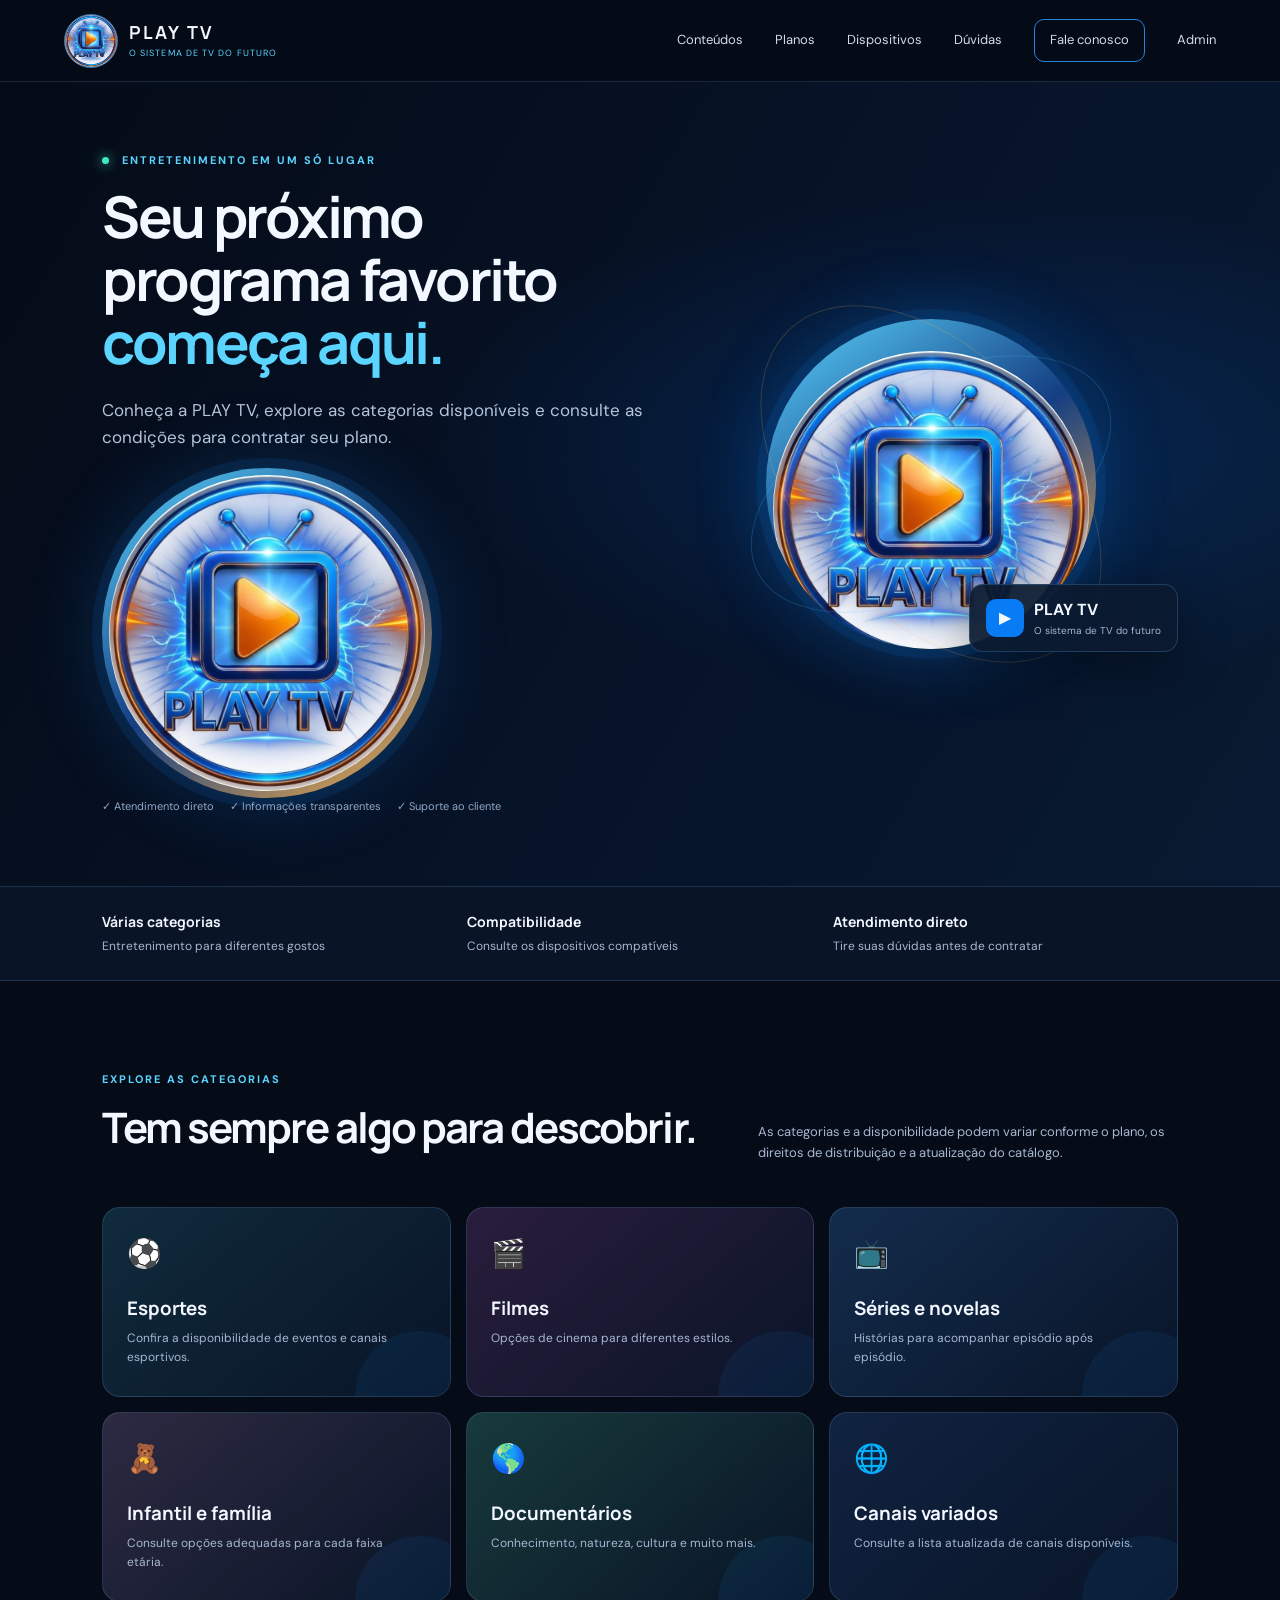
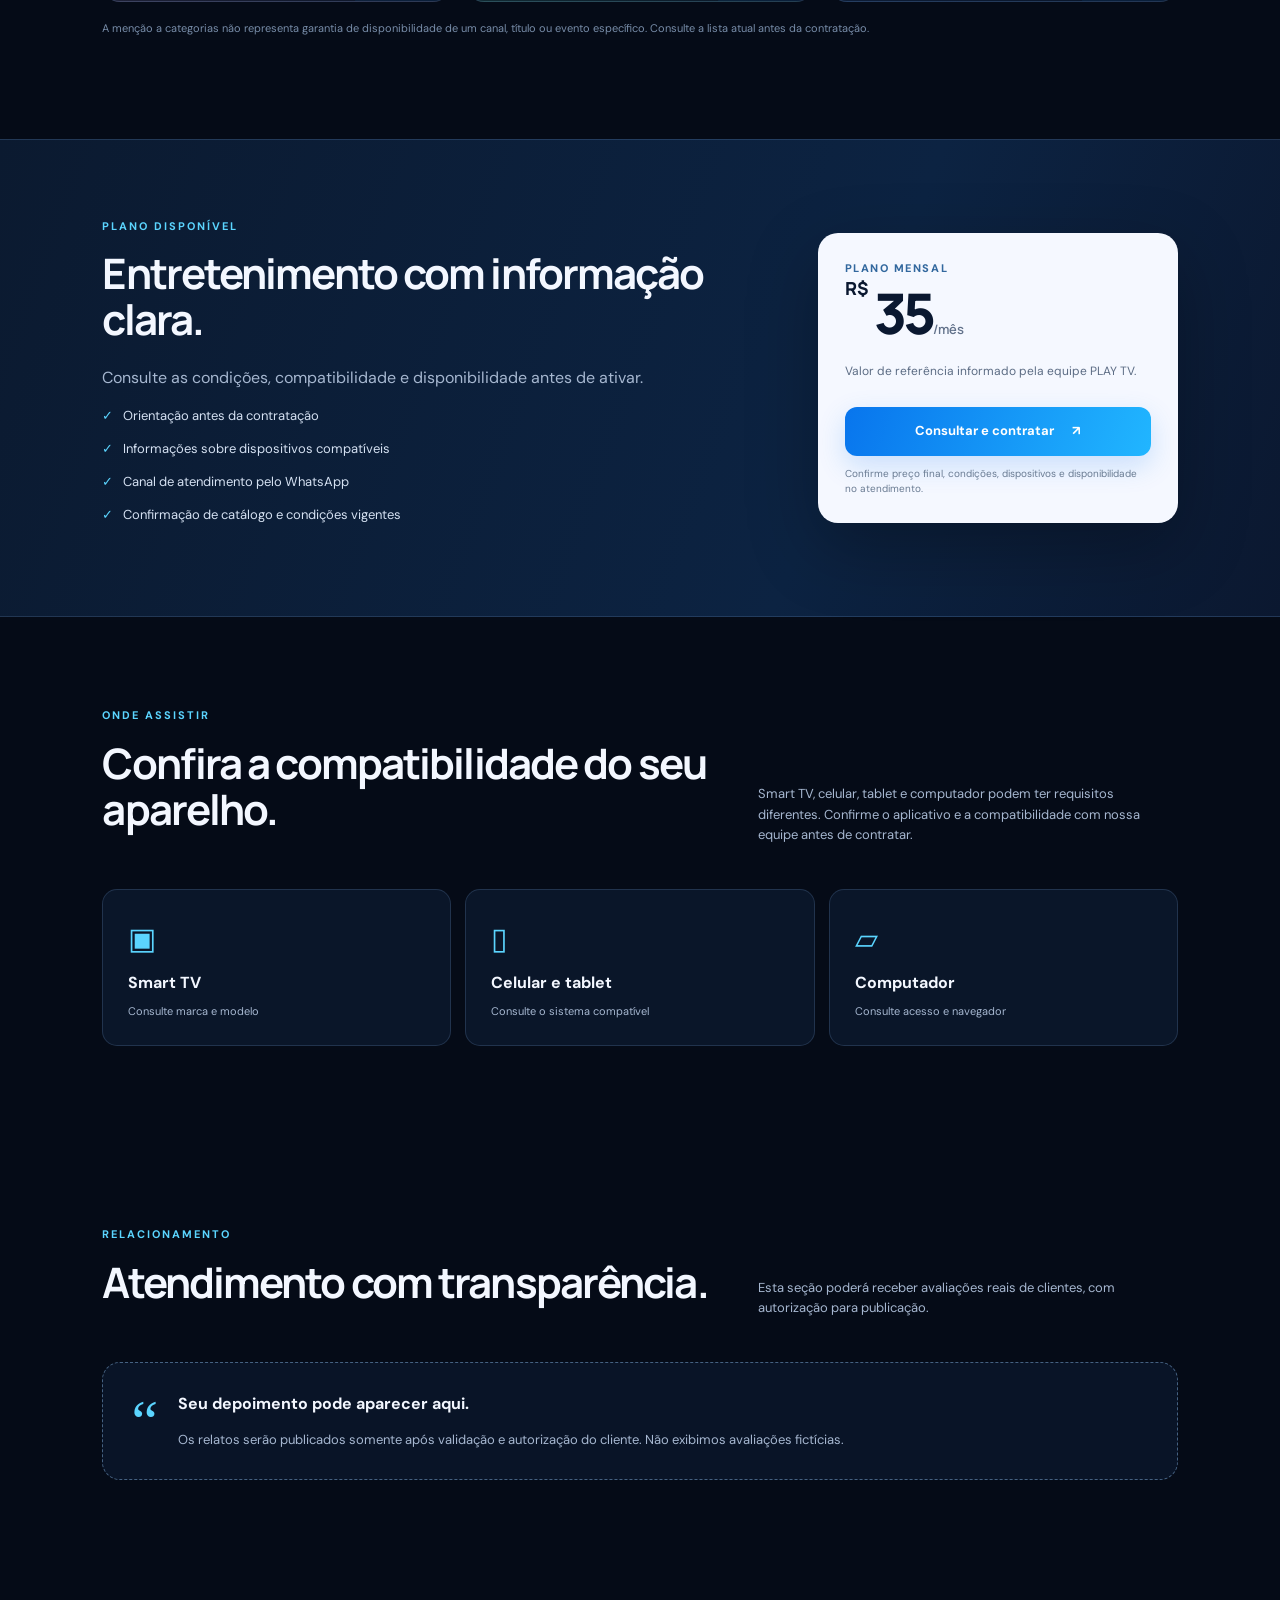
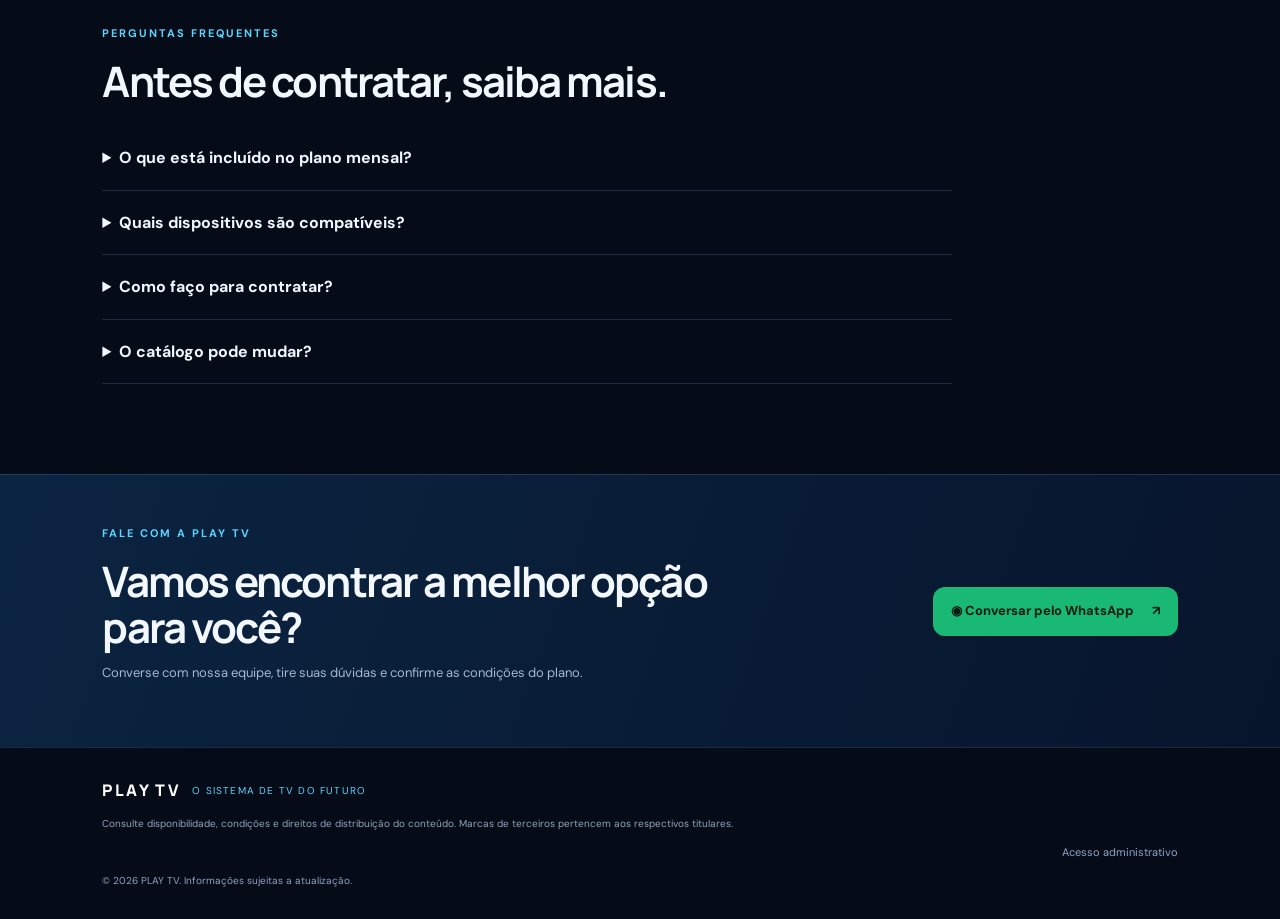
<file: index.html>
<!doctype html>
<html lang="pt-BR">
<head>
<meta charset="utf-8"><meta name="viewport" content="width=device-width,initial-scale=1">
<meta name="theme-color" content="#07152e">
<meta name="description" content="Conheça a PLAY TV, opções de entretenimento, planos e atendimento.">
<title>PLAY TV | O sistema de TV do futuro</title>
<link rel="icon" href="play-tv-logo-original.jpg">
<link rel="stylesheet" href="styles.css">
</head>
<body>
<header class="topbar">
<a class="brand" href="#inicio" aria-label="PLAY TV início"><img src="play-tv-logo-original.jpg" alt="Logomarca original PLAY TV"><span><b>PLAY TV</b><small>O SISTEMA DE TV DO FUTURO</small></span></a>
  <button class="menu-toggle" id="menuToggle" aria-label="Abrir menu">☰</button>
  <nav id="nav"><a href="#conteudos">Conteúdos</a><a href="#planos">Planos</a><a href="#dispositivos">Dispositivos</a><a href="#duvidas">Dúvidas</a><a class="nav-cta" href="#contato">Fale conosco</a><a href="admin.html">Admin</a></nav>
</header>
<main>
<section class="hero" id="inicio">
  <div class="hero-copy">
    <p class="eyebrow"><span class="live-dot"></span> ENTRETENIMENTO EM UM SÓ LUGAR</p>
    <h1>Seu próximo programa favorito <em>começa aqui.</em></h1>
    <p class="lead">Conheça a PLAY TV, explore as categorias disponíveis e consulte as condições para contratar seu plano.</p>
    <div class="logo-frame"><img src="play-tv-logo-original.jpg" alt="Logomarca PLAY TV"></div>
    <div class="trust-row"><span>✓ Atendimento direto</span><span>✓ Informações transparentes</span><span>✓ Suporte ao cliente</span></div>
  </div>
  <div class="hero-art"><div class="orbit orbit-a"></div><div class="orbit orbit-b"></div><div class="logo-frame"><.<img src="play-tv-logo-original.jpg" alt="Logomarca PLAY TV">"></div><div class="float-card"><span class="float-icon">▶</span><span><b>PLAY TV</b><small>O sistema de TV do futuro</small></span></div></div>
</section>
<section class="metrics" aria-label="Destaques"><div><b>Várias categorias</b><span>Entretenimento para diferentes gostos</span></div><div><b>Compatibilidade</b><span>Consulte os dispositivos compatíveis</span></div><div><b>Atendimento direto</b><span>Tire suas dúvidas antes de contratar</span></div></section>
<section class="section" id="conteudos">
  <div class="section-heading"><div><p class="eyebrow">EXPLORE AS CATEGORIAS</p><h2>Tem sempre algo para descobrir.</h2></div><p>As categorias e a disponibilidade podem variar conforme o plano, os direitos de distribuição e a atualização do catálogo.</p></div>
  <div class="category-grid">
    <article class="category cat-sports"><span>⚽</span><h3>Esportes</h3><p>Confira a disponibilidade de eventos e canais esportivos.</p></article>
    <article class="category cat-movies"><span>🎬</span><h3>Filmes</h3><p>Opções de cinema para diferentes estilos.</p></article>
    <article class="category cat-series"><span>📺</span><h3>Séries e novelas</h3><p>Histórias para acompanhar episódio após episódio.</p></article>
    <article class="category cat-family"><span>🧸</span><h3>Infantil e família</h3><p>Consulte opções adequadas para cada faixa etária.</p></article>
    <article class="category cat-docs"><span>🌎</span><h3>Documentários</h3><p>Conhecimento, natureza, cultura e muito mais.</p></article>
    <article class="category cat-world"><span>🌐</span><h3>Canais variados</h3><p>Consulte a lista atualizada de canais disponíveis.</p></article>
  </div>
  <p class="fineprint">A menção a categorias não representa garantia de disponibilidade de um canal, título ou evento específico. Consulte a lista atual antes da contratação.</p>
</section>
<section class="plan-section" id="planos"><div class="plan-wrap"><div><p class="eyebrow">PLANO DISPONÍVEL</p><h2>Entretenimento com informação clara.</h2><p class="muted">Consulte as condições, compatibilidade e disponibilidade antes de ativar.</p><ul class="check-list"><li>Orientação antes da contratação</li><li>Informações sobre dispositivos compatíveis</li><li>Canal de atendimento pelo WhatsApp</li><li>Confirmação de catálogo e condições vigentes</li></ul></div><article class="price-card"><div class="plan-label">PLANO MENSAL</div><div class="price"><span>R$</span>35<small>/mês</small></div><p>Valor de referência informado pela equipe PLAY TV.</p><a class="button primary full" href="#contato">Consultar e contratar <span>↗</span></a><small class="price-note">Confirme preço final, condições, dispositivos e disponibilidade no atendimento.</small></article></div></section>
<section class="section devices" id="dispositivos"><div class="section-heading"><div><p class="eyebrow">ONDE ASSISTIR</p><h2>Confira a compatibilidade do seu aparelho.</h2></div><p>Smart TV, celular, tablet e computador podem ter requisitos diferentes. Confirme o aplicativo e a compatibilidade com nossa equipe antes de contratar.</p></div><div class="device-grid"><div><span>▣</span><b>Smart TV</b><small>Consulte marca e modelo</small></div><div><span>▯</span><b>Celular e tablet</b><small>Consulte o sistema compatível</small></div><div><span>▱</span><b>Computador</b><small>Consulte acesso e navegador</small></div></div></section>
<section class="section reviews"><div class="section-heading"><div><p class="eyebrow">RELACIONAMENTO</p><h2>Atendimento com transparência.</h2></div><p>Esta seção poderá receber avaliações reais de clientes, com autorização para publicação.</p></div><div class="review-placeholder"><span>“</span><div><b>Seu depoimento pode aparecer aqui.</b><p>Os relatos serão publicados somente após validação e autorização do cliente. Não exibimos avaliações fictícias.</p></div></div></section>
<section class="faq-section section" id="duvidas"><p class="eyebrow">PERGUNTAS FREQUENTES</p><h2>Antes de contratar, saiba mais.</h2><div class="faq-list">
<details><summary>O que está incluído no plano mensal?</summary><p>O conteúdo disponível depende do catálogo e das condições vigentes. Peça a lista atualizada antes de contratar.</p></details>
<details><summary>Quais dispositivos são compatíveis?</summary><p>A compatibilidade depende do aplicativo, do aparelho e do sistema operacional. Informe o modelo do seu dispositivo no atendimento.</p></details>
<details><summary>Como faço para contratar?</summary><p>Entre em contato pelo botão de WhatsApp, confirme preço, catálogo, requisitos e condições de uso.</p></details>
<details><summary>O catálogo pode mudar?</summary><p>Sim. Disponibilidade de canais e títulos pode mudar. Por isso, a lista atualizada deve ser confirmada antes da contratação.</p></details>
</div></section>
<section class="contact-section" id="contato"><div><p class="eyebrow">FALE COM A PLAY TV</p><h2>Vamos encontrar a melhor opção para você?</h2><p>Converse com nossa equipe, tire suas dúvidas e confirme as condições do plano.</p></div><a class="button whatsapp" id="whatsappLink" href="https://wa.me/5531993177883" target="_blank" rel="noopener">◉ Conversar pelo WhatsApp <span>↗</span></a></section>
</main>
<footer><a class="footer-brand" href="#inicio">PLAY TV</a><span>O SISTEMA DE TV DO FUTURO</span><small>Consulte disponibilidade, condições e direitos de distribuição do conteúdo. Marcas de terceiros pertencem aos respectivos titulares.</small><a href="admin.html" class="admin-link">Acesso administrativo</a><small>© <span id="year"></span> PLAY TV. Informações sujeitas a atualização.</small></footer>
<script src="app.js"></script>
</body></html>
</file>
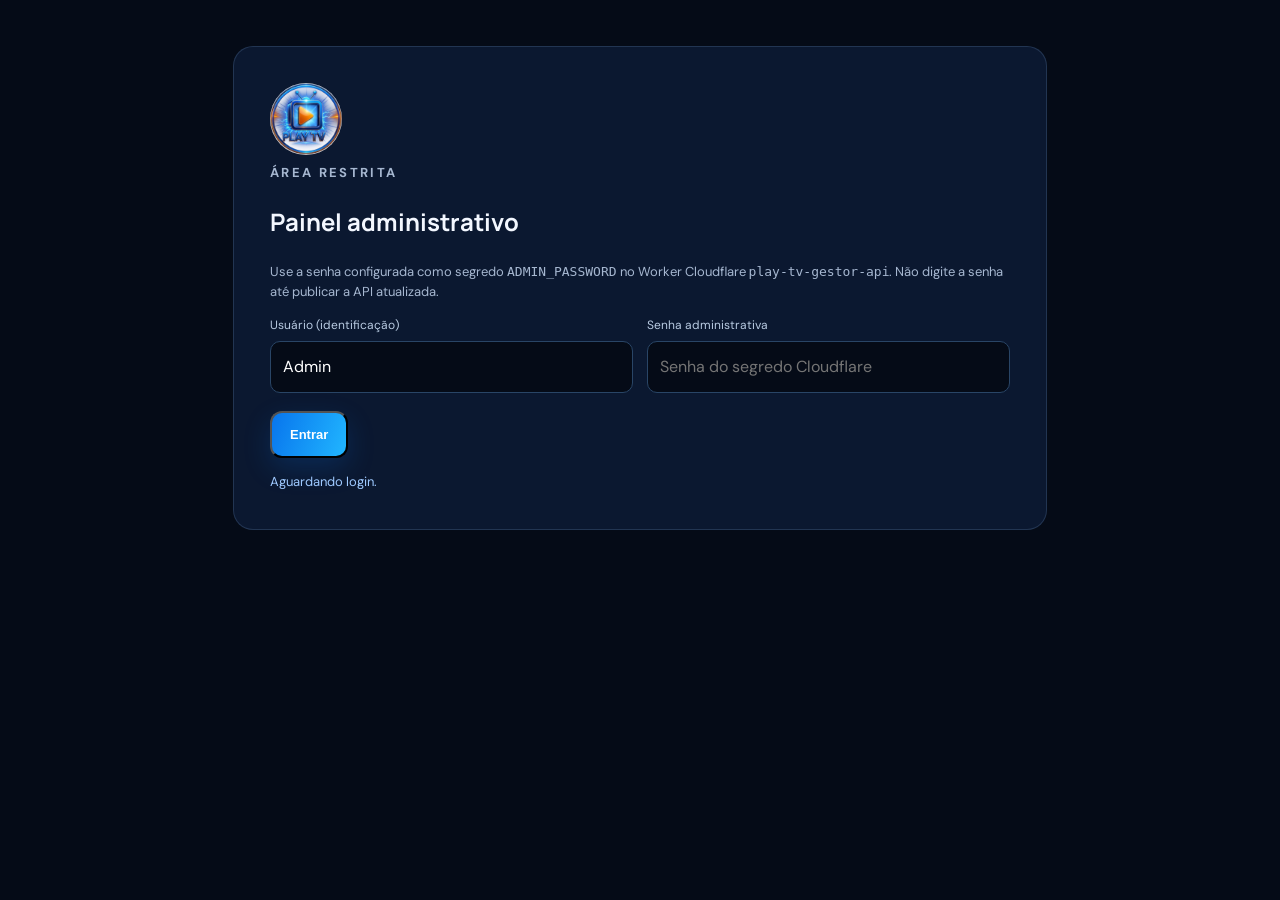
<file: admin.html>
<!doctype html>

<html lang="pt-BR">  
<head>  
<meta charset="utf-8"><meta name="viewport" content="width=device-width,initial-scale=1">  
<meta name="theme-color" content="#07152e"><title>Administração | PLAY TV</title>  
<link rel="stylesheet" href="styles.css">  
<style>  
.admin-shell{max-width:850px;margin:28px auto;padding:18px}.admin-card{background:#0b1830;border:1px solid var(--line);border-radius:20px;padding:clamp(20px,4vw,36px);margin-bottom:18px}.admin-card h1,.admin-card h2{font-family:Manrope,sans-serif}.admin-card p,.hint{color:var(--muted);font-size:13px}.admin-logo{width:72px;height:72px;object-fit:cover;border-radius:50%}.field-grid{display:grid;grid-template-columns:1fr 1fr;gap:14px}.field{display:grid;gap:6px}.field.fullrow{grid-column:1/-1}.field label{font-size:12px;color:#b9cbe2}.field input,.field textarea{width:100%;padding:12px;background:#050b17;border:1px solid #294566;border-radius:10px;color:white;font:inherit}.field textarea{min-height:85px;resize:vertical}.actions{display:flex;gap:10px;flex-wrap:wrap;margin-top:18px}.status{font-size:13px;margin-top:14px;color:#9ec9ff;overflow-wrap:anywhere}.hidden{display:none!important}.back{display:inline-block;margin-top:14px;color:var(--cyan)}@media(max-width:600px){.field-grid{grid-template-columns:1fr}.field.fullrow{grid-column:auto}}  
</style></head>  
<body>  
<main class="admin-shell">  
<section class="admin-card">  
<img class="admin-logo" src="play-tv-logo-original.jpg" alt="PLAY TV">  
<p class="eyebrow">ÁREA RESTRITA</p><h1>Painel administrativo</h1>  
<p>Use a senha configurada como segredo <code>ADMIN_PASSWORD</code> no Worker Cloudflare <code>play-tv-gestor-api</code>. Não digite a senha até publicar a API atualizada.</p>  
<div class="field-grid">  
<div class="field"><label for="username">Usuário (identificação)</label><input id="username" value="Admin" autocomplete="username"></div>  
<div class="field"><label for="password">Senha administrativa</label><input id="password" type="password" autocomplete="current-password" placeholder="Senha do segredo Cloudflare"></div>  
</div>  
<div class="actions"><button class="button primary" id="login" type="button">Entrar</button><button class="button secondary hidden" id="logout" type="button">Sair</button></div>  
<div id="status" class="status" role="status">Aguardando login.</div>  
</section>  
<section id="editor" class="admin-card hidden">  
<p class="eyebrow">CONTEÚDO DO PORTAL</p><h2>Editar informações principais</h2>  
<p>Altere os campos e salve. As mudanças suportadas aparecerão no site público após atualizar a página.</p>  
<div class="field-grid">  
<div class="field fullrow"><label for="hero_title">Título principal</label><input id="hero_title" data-key="hero_title"></div>  
<div class="field fullrow"><label for="hero_intro">Descrição principal</label><textarea id="hero_intro" data-key="hero_intro"></textarea></div>  
<div class="field"><label for="plan_price">Preço mensal (número)</label><input id="plan_price" data-key="plan_price" inputmode="decimal"></div>  
<div class="field"><label for="whatsapp">WhatsApp com DDI (só números)</label><input id="whatsapp" data-key="whatsapp" inputmode="numeric"></div>  
<div class="field"><label for="plan_label">Nome do plano</label><input id="plan_label" data-key="plan_label"></div>  
<div class="field"><label for="contact_title">Título da área de contato</label><input id="contact_title" data-key="contact_title"></div>  
<div class="field fullrow"><label for="contact_text">Texto da área de contato</label><textarea id="contact_text" data-key="contact_text"></textarea></div>  
</div>  
<div class="actions"><button class="button primary" id="save" type="button">Salvar alterações</button><button class="button secondary" id="reload" type="button">Recarregar dados</button></div>  
<a class="back" href="index.html">← Voltar ao portal público</a>  
</section></main>  
<script>  
const API="https://play-tv-gestor-api.tvplaybrasil01.workers.dev";  
const $=id=>document.getElementById(id);let token="";  
function status(message,bad=false){$("status").textContent=message;$("status").style.color=bad?"#ff9d9d":"#9ec9ff";}  
async function api(path,options={}){const response=await fetch(API+path,{...options,headers:{"Content-Type":"application/json",...(token?{"Authorization":"Bearer "+token}:{}),...(options.headers||{})}});const body=await response.json().catch(()=>({erro:"Resposta inválida da API."}));if(!response.ok)throw new Error(body.erro||"Falha na solicitação ("+response.status+").");return body;}  
async function loadConfig(){const data=await api("/site-config");const defaults={hero_title:"Seu próximo programa favorito começa aqui.",hero_intro:"Conheça a PLAY TV, explore as categorias disponíveis e consulte as condições para contratar seu plano.",plan_price:"35",whatsapp:"5531993177883",plan_label:"PLANO MENSAL",contact_title:"Vamos encontrar a melhor opção para você?",contact_text:"Converse com nossa equipe, tire suas dúvidas e confirme as condições do plano."};const c={...defaults,...(data.configuracoes||{})};document.querySelectorAll("[data-key]").forEach(el=>el.value=c[el.dataset.key]??"");}  
$("login").addEventListener("click",async()=>{const password=$("password").value;if(!password){status("Digite a senha administrativa.",true);return;}token=password;$("login").disabled=true;status("Verificando acesso…");try{await loadConfig();$("editor").classList.remove("hidden");$("logout").classList.remove("hidden");$("password").value="";status("Acesso validado. Você pode editar os campos.");}catch(e){token="";status(e.message,true);}finally{$("login").disabled=false;}});  
$("save").addEventListener("click",async()=>{const data={};document.querySelectorAll("[data-key]").forEach(el=>data[el.dataset.key]=el.value.trim());if(!/^\d{8,15}$/.test(data.whatsapp)){status("WhatsApp inválido: use números com código do país.",true);return;}if(!/^\d+([.,]\d{1,2})?$/.test(data.plan_price)){status("Informe um preço válido, como 35 ou 35,90.",true);return;}data.plan_price=data.plan_price.replace(",",".");$("save").disabled=true;try{const result=await api("/site-config",{method:"PUT",body:JSON.stringify(data)});status(result.mensagem+" Atualize o portal para conferir.");}catch(e){status(e.message,true);}finally{$("save").disabled=false;}});  
$("reload").addEventListener("click",async()=>{try{await loadConfig();status("Dados recarregados.");}catch(e){status(e.message,true);}});  
$("logout").addEventListener("click",()=>{token="";$("editor").classList.add("hidden");$("logout").classList.add("hidden");$("password").value="";status("Você saiu do painel.");});  
</script></body></html>
</file>
<file: styles.css>
@import url('https://fonts.googleapis.com/css2?family=DM+Sans:wght@400;500;600;700&family=Manrope:wght@400;500;600;700;800&display=swap');
:root{--bg:#050b17;--panel:#0b1830;--panel2:#102341;--blue:#1688ff;--cyan:#5bd5ff;--gold:#ffb44a;--text:#f3f7ff;--muted:#a6b7d0;--line:rgba(140,180,235,.18);--radius:22px}*{box-sizing:border-box}html{scroll-behavior:smooth;scroll-padding-top:90px}body{margin:0;background:var(--bg);color:var(--text);font-family:'DM Sans',sans-serif;line-height:1.6}a{color:inherit;text-decoration:none}.topbar{height:82px;padding:10px clamp(18px,5vw,76px);display:flex;align-items:center;justify-content:space-between;gap:20px;position:sticky;top:0;z-index:10;background:rgba(5,11,23,.91);backdrop-filter:blur(18px);border-bottom:1px solid var(--line)}.brand{display:flex;align-items:center;gap:11px}.brand img{width:54px;height:54px;object-fit:cover;border-radius:50%;border:1px solid #347cc4}.brand span{display:grid;line-height:1.2}.brand b{font-family:Manrope,sans-serif;letter-spacing:.12em;font-size:18px}.brand small{color:var(--cyan);font-size:9px;letter-spacing:.12em;margin-top:5px}nav{display:flex;align-items:center;gap:clamp(12px,2.5vw,34px);font-size:13px;color:#d0dced}nav a:hover{color:var(--cyan)}.nav-cta{padding:10px 15px;border:1px solid #2b82dc;border-radius:10px}.menu-toggle{display:none;background:none;border:0;color:white;font-size:26px}.hero{min-height:600px;padding:70px clamp(20px,8vw,120px);display:grid;grid-template-columns:1.05fr .95fr;align-items:center;gap:35px;background:radial-gradient(ellipse at 76% 45%,rgba(0,117,255,.18),transparent 40%),linear-gradient(120deg,#050b17,#07152c 70%,#081a31)}.eyebrow{font-size:11px;font-weight:700;letter-spacing:.18em;color:var(--cyan);margin:0 0 15px}.live-dot{display:inline-block;width:7px;height:7px;border-radius:50%;background:#41e7c1;margin-right:8px;box-shadow:0 0 12px #41e7c1}.hero h1,.section h2,.plan-wrap h2,.contact-section h2{font-family:Manrope,sans-serif;font-size:clamp(34px,4.5vw,58px);line-height:1.1;letter-spacing:-.045em;margin:0 0 22px}.hero h1 em{font-style:normal;color:var(--cyan)}.lead{font-size:17px;color:#b4c4db;max-width:580px}.hero-actions{display:flex;gap:12px;flex-wrap:wrap;margin:28px 0}.button{display:inline-flex;justify-content:center;align-items:center;gap:18px;padding:14px 18px;border-radius:12px;font-weight:700;font-size:13px;transition:transform .2s,filter .2s}.button:hover{transform:translateY(-2px);filter:brightness(1.1)}.primary{background:linear-gradient(110deg,#0875ed,#21b6ff);box-shadow:0 10px 28px #0875ed30;color:white}.secondary{border:1px solid #3b5578;background:#0b1a30}.trust-row{display:flex;gap:16px;flex-wrap:wrap;color:#91a8c5;font-size:11px}.hero-art{height:420px;display:grid;place-items:center;position:relative;isolation:isolate}.hero-art:before{content:"";position:absolute;width:270px;height:270px;border-radius:50%;background:#007dff35;filter:blur(50px);z-index:-1}.logo-frame{width:min(78%,330px);aspect-ratio:1;border-radius:50%;padding:7px;background:linear-gradient(145deg,#5bd5ff,#143e82,#ffb44a);box-shadow:0 0 0 10px #137de51c,0 0 80px #1188ff38;overflow:hidden}.logo-frame img{width:100%;height:100%;object-fit:cover;border-radius:50%}.orbit{position:absolute;border:1px solid #48baff38;border-radius:50%;width:390px;height:210px;transform:rotate(-27deg)}.orbit-b{width:420px;height:260px;transform:rotate(48deg);border-color:#ffb44a32}.float-card{position:absolute;bottom:42px;right:0;background:#0b1a30ed;border:1px solid #4f83ba55;padding:12px 16px;border-radius:14px;display:flex;align-items:center;gap:10px;box-shadow:0 15px 50px #0006}.float-icon{display:grid;place-items:center;background:#087cf5;border-radius:10px;width:38px;height:38px}.float-card span:last-child{display:grid}.float-card small{font-size:10px;color:var(--muted)}.metrics{display:grid;grid-template-columns:repeat(3,1fr);padding:24px clamp(20px,8vw,120px);background:#091427;border-block:1px solid var(--line);gap:20px}.metrics div{display:grid;gap:4px}.metrics b{font-family:Manrope,sans-serif;font-size:14px}.metrics span{font-size:12px;color:var(--muted)}.section{padding:90px clamp(20px,8vw,120px)}.section-heading{display:flex;align-items:end;justify-content:space-between;gap:35px;margin-bottom:35px}.section-heading h2,.section h2,.plan-wrap h2,.contact-section h2{font-size:clamp(29px,3.3vw,42px)}.section-heading>p{max-width:420px;color:var(--muted);font-size:13px;margin:0 0 8px}.category-grid{display:grid;grid-template-columns:repeat(3,1fr);gap:15px}.category{min-height:190px;padding:24px;border:1px solid var(--line);border-radius:18px;background:linear-gradient(140deg,#102341,#091427);position:relative;overflow:hidden}.category:after{content:"";position:absolute;width:130px;height:130px;border-radius:50%;right:-35px;bottom:-65px;background:#118cff15}.category>span{font-size:28px}.category h3{margin:17px 0 5px;font-family:Manrope,sans-serif}.category p{margin:0;color:var(--muted);font-size:12px;max-width:290px}.cat-sports{background:linear-gradient(140deg,#102b3c,#091427)}.cat-movies{background:linear-gradient(140deg,#2a1d3d,#091427)}.cat-series{background:linear-gradient(140deg,#132c4c,#091427)}.cat-family{background:linear-gradient(140deg,#2d2a42,#091427)}.cat-docs{background:linear-gradient(140deg,#173a3b,#091427)}.fineprint{font-size:11px;color:#788da9;margin-top:18px}.plan-section{padding:78px clamp(20px,8vw,120px);background:linear-gradient(110deg,#0b1a30,#0c2342 65%,#0b1830);border-block:1px solid var(--line)}.plan-wrap{display:grid;grid-template-columns:1fr minmax(260px,360px);gap:50px;align-items:center;max-width:1100px;margin:auto}.muted{color:var(--muted)}.check-list{list-style:none;padding:0;display:grid;gap:12px;color:#d5e1f2;font-size:13px}.check-list li:before{content:"✓";color:var(--cyan);margin-right:10px}.price-card{background:#f5f8ff;color:#0a1830;border-radius:20px;padding:27px;box-shadow:0 24px 70px #0004}.plan-label{font-size:11px;letter-spacing:.14em;font-weight:800;color:#32689e}.price{font-family:Manrope,sans-serif;font-size:56px;font-weight:800;letter-spacing:-.06em;line-height:1.3}.price span{font-size:18px;vertical-align:top;letter-spacing:0;margin-right:5px}.price small{font-size:13px;letter-spacing:0;color:#61718a;font-weight:600}.price-card p{font-size:12px;color:#5c6c84}.full{width:100%;margin:14px 0 10px}.price-note{display:block;color:#697b92;font-size:10px;line-height:1.5}.device-grid{display:grid;grid-template-columns:repeat(3,1fr);gap:14px}.device-grid>div{padding:25px;border:1px solid var(--line);border-radius:15px;display:grid;gap:7px;background:#0a1629}.device-grid span{font-size:30px;color:var(--cyan)}.device-grid small{color:var(--muted);font-size:11px}.review-placeholder{display:flex;gap:20px;padding:28px;border:1px dashed #456181;border-radius:18px;background:#091427}.review-placeholder>span{font-family:Georgia,serif;font-size:60px;color:var(--cyan);line-height:1}.review-placeholder p{color:var(--muted);font-size:13px;margin-bottom:0}.faq-section{padding-top:55px}.faq-list{max-width:850px}.faq-list details{border-bottom:1px solid var(--line);padding:19px 0}.faq-list summary{cursor:pointer;font-weight:700}.faq-list details p{font-size:13px;color:var(--muted);max-width:760px}.contact-section{padding:50px clamp(20px,8vw,120px);display:flex;justify-content:space-between;align-items:center;gap:30px;background:linear-gradient(110deg,#0b2441,#07152c);border-top:1px solid var(--line)}.contact-section h2{max-width:650px;margin-bottom:10px}.contact-section p:not(.eyebrow){color:var(--muted);font-size:13px}.whatsapp{background:#19b875;color:#031d13;white-space:nowrap}footer{padding:30px clamp(20px,8vw,120px);display:flex;align-items:center;gap:12px;flex-wrap:wrap;border-top:1px solid var(--line);color:#91a4bf}footer .footer-brand{font-family:Manrope,sans-serif;font-weight:800;letter-spacing:.15em;color:white}footer>span{font-size:10px;color:var(--cyan);letter-spacing:.12em}footer small{width:100%;font-size:10px}.admin-link{font-size:11px;margin-left:auto;color:#8da6c6}
@media(max-width:800px){.topbar{height:72px}.brand img{width:47px;height:47px}.menu-toggle{display:block}nav{display:none;position:absolute;top:71px;left:0;right:0;padding:20px;background:#07152c;flex-direction:column;align-items:stretch;border-bottom:1px solid var(--line)}nav.open{display:flex}.hero{grid-template-columns:1fr;padding-top:55px;gap:0}.hero-art{height:330px;grid-row:1}.logo-frame{width:235px}.orbit{width:300px;height:170px}.orbit-b{width:330px;height:200px}.float-card{right:2%;bottom:15px}.hero-copy{padding-bottom:25px}.metrics{grid-template-columns:1fr;gap:14px}.section{padding-top:65px;padding-bottom:65px}.section-heading{display:block}.section-heading>p{margin-top:14px}.category-grid{grid-template-columns:repeat(2,1fr)}.plan-wrap{grid-template-columns:1fr;gap:25px}.price-card{max-width:420px;width:100%}.contact-section{align-items:flex-start;flex-direction:column}.whatsapp{white-space:normal}.admin-link{margin-left:0}}@media(max-width:480px){.hero h1{font-size:38px}.category-grid{grid-template-columns:1fr}.category{min-height:155px}.device-grid{grid-template-columns:1fr}.trust-row{display:grid;gap:7px}.hero-art{height:290px}.logo-frame{width:205px}.float-card{right:-5px;bottom:8px}.section-heading h2{font-size:31px}}
</file>
